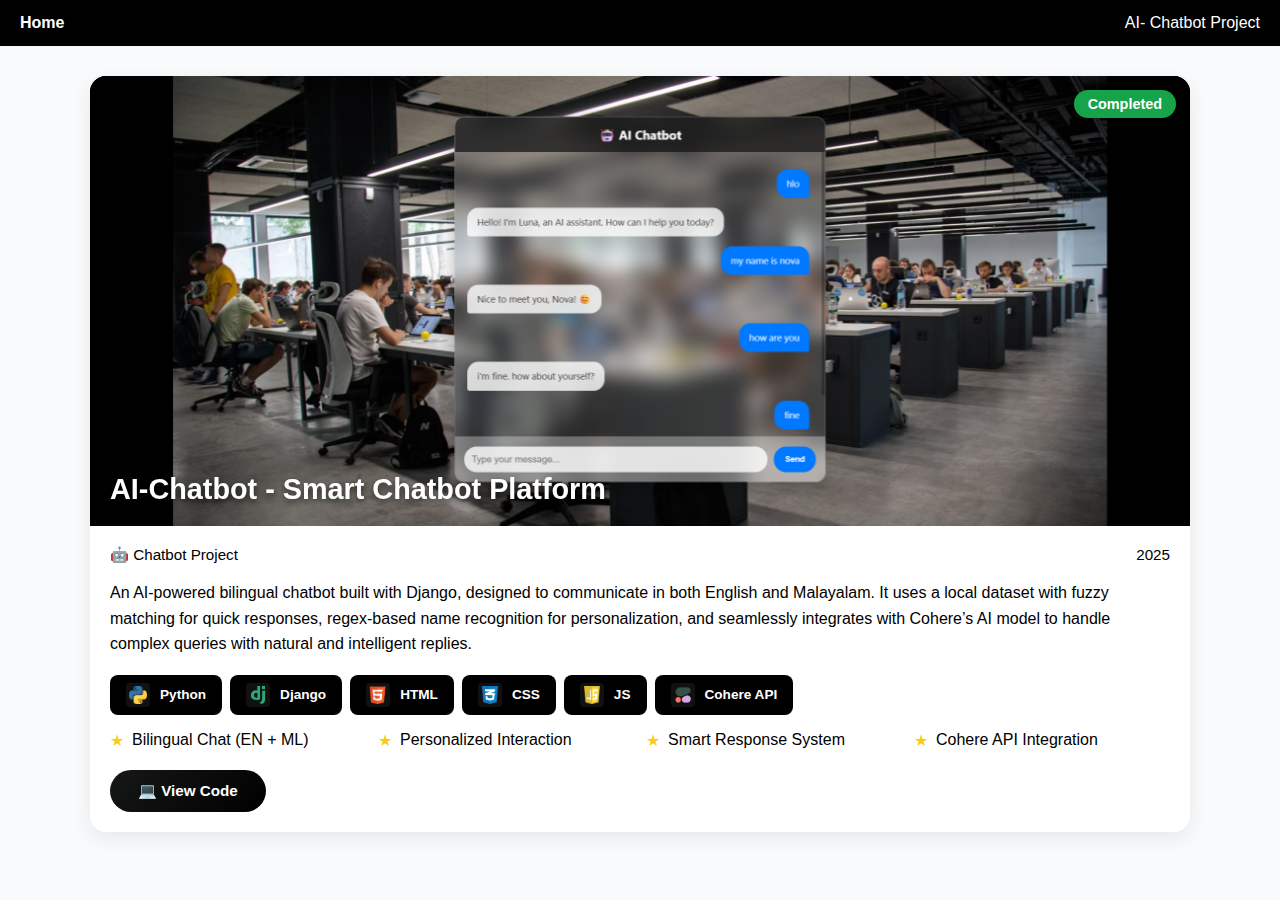
<file: aichatbot.html>
<!DOCTYPE html>
<html lang="en">
<head>
<meta charset="UTF-8" />
<meta name="viewport" content="width=device-width, initial-scale=1" />
<title>AI-AssistCart Project</title>

<style>
  :root{
    --header-bg:#000000;
    --card-bg:#fff;
    --page-bg:#f9fafb;
    --shadow:0 6px 20px rgba(0,0,0,.08);
  }

  /* Base */
  body{
    margin:0;
    font-family:"Segoe UI", Tahoma, sans-serif;
    background:var(--page-bg);
  }

  .home-btn {
  display: inline-flex;
  align-items: center;
  justify-content: center;
  width: 45px;
  height: 45px;
  background: #000;       /* button color */
  color: #fff;            /* icon color */
  font-size: 22px;
  border-radius: 50%;     /* makes it a circle */
  text-decoration: none;
  transition: all 0.3s ease;
  box-shadow: 0 4px 10px rgba(0,0,0,0.3);
  position: fixed;        /* floating bottom-right */
  bottom: 20px;
  right: 20px;
  z-index: 1000;
}

.home-btn:hover {
  background: #007bff;    /* blue on hover */
  transform: scale(1.15); /* zoom effect */
  box-shadow: 0 6px 15px rgba(0,0,0,0.4);
}

  /* Top header (kept) */
  .top-header{
    background:var(--header-bg);
    color:#fff;
    padding:14px 20px;
    display:flex;
    align-items:center;
    justify-content:space-between;
  }
  .top-header a{
    color:#fff;
    text-decoration:none;
    font-weight:600;
    font-size:1rem;
  }
  .top-header a:hover{ text-decoration:underline; }

  /* Card wrapper */
  .wrapper{
    display:flex;
    justify-content:center;
    padding:30px 15px;
  }
  .project-card{
    background:var(--card-bg);
    border-radius:16px;
    box-shadow:var(--shadow);
    max-width:1100px;
    width:100%;
    overflow:hidden;
  }

  /* Slider header (black bg only here) */
  .project-header{
    position:relative;
    overflow:hidden;
    background:#000; /* black only for slider area */
  }

  .project-slider{
    position:relative;
    width:100%;
    height:450px;       /* desktop height */
    background:#000;
  }

  /* Stack slides on top of each other */
  .project-slider img{
    position:absolute;
    inset:0;
    width:100%;
    height:100%;
    object-fit:contain;     /* keep aspect ratio */
    opacity:0;              /* hidden by default */
    transform:scale(1.02);  /* slight in-scale for “appear” */
    transition:
      opacity 480ms ease,
      transform 650ms ease;
    will-change: opacity, transform;
  }

  /* Visible slide */
  .project-slider img.active{
    opacity:1;
    transform:scale(1);     /* settle to 1 */
  }

  /* Zoom-out + fade to black */
  .project-slider img.out{
    opacity:0 !important;
    transform:scale(0.92) !important; /* zoom out */
    transition:
      opacity 450ms ease,
      transform 550ms ease;
  }

  /* Overlay bits */
  .status-badge{
    position:absolute;
    top:14px; right:14px;
    background:#16a34a; color:#fff;
    font-weight:600; font-size:.9rem;
    padding:6px 14px; border-radius:20px;
    z-index:2;
  }
  .project-header h2{
    position:absolute; left:20px; bottom:20px;
    color:#fff; z-index:2;
    font-size:1.8rem; font-weight:700;
    text-shadow:0 3px 6px rgba(0,0,0,.6);
    margin:0;
  }

  /* Content */
  .project-content{ padding:20px; }
  .project-meta{
    display:flex; justify-content:space-between;
    color:#000000; font-size:.95rem; margin-bottom:10px;
  }
  .project-description{
    color:#000000; line-height:1.6; margin-bottom:18px;
  }
  .tech-stack{
    display:flex; flex-wrap:wrap; gap:8px; margin-bottom:16px;
  }
.tech-tag {
  background: #000000;   /* Black background */
  color: #ffffff;        /* White text */
  font-weight: 600;
  font-size: 0.85rem;    
  padding: 8px 16px;     /* More breathing room */
  border-radius: 8px;
  display: flex;
  align-items: center;
  gap: 10px;             /* Extra space between logo + text */
  white-space: nowrap;
  transition: transform 0.3s ease, background 0.3s ease, box-shadow 0.3s ease;
}

.tech-tag img {
  width: 18px;           /* Keep same logo size */
  height: 18px;
  object-fit: contain;
  background: #111111;   /* Background only behind logo */
  border-radius: 4px;
  padding: 3px;          /* Slightly more space inside logo box */
}

/* Hover zoom */
.tech-tag:hover {
  transform: scale(1.15);
  background: #111111;
  box-shadow: 0 4px 12px rgba(0,0,0,0.5);
}



  .features{
    display:grid; grid-template-columns:repeat(auto-fit,minmax(160px,1fr));
    gap:12px; margin-bottom:20px;
  }
  .feature-item{ display:flex; align-items:center; color:#000000; }
  .feature-item::before{ content:"★"; color:#facc15; margin-right:8px; }

  .action-btn{
    display:inline-block;
    background:linear-gradient(135deg,#161717,#000000);
    color:#fff; font-weight:600;
    padding:12px 28px; border-radius:30px;
    text-decoration:none; font-size:.95rem;
    transition:box-shadow .3s ease, transform .2s ease;
  }
  .action-btn:hover{ box-shadow:0 8px 18px rgba(33, 110, 226, 0.4); transform:translateY(-3px); }

  /* Mobile */
  @media (max-width: 768px){
    .project-slider{ height:260px; }
    .project-header h2{ font-size:1.3rem; }
    .project-meta{ flex-direction:column; gap:6px; }
  }

  /* Respect reduced motion */
  @media (prefers-reduced-motion: reduce){
    .project-slider img{ transition:none !important; }
  }
</style>
</head>
<body>

<!-- Top Header -->
<div class="top-header">
<a href="index.html" class="home-link"><i class="fas fa-home"></i> Home</a>

  <span>AI- Chatbot Project</span>
</div>

<div class="wrapper">
  <div class="project-card">
    <!-- Slider header -->
    <div class="project-header">
      <div class="project-slider" id="slider">
        <img src="images/chat1 (1).png" alt="AI AssistCart Screenshot 1" class="active">
        <img src="images/chat1 (2).png" alt="AI AssistCart Screenshot 2">
      </div>
      <div class="status-badge">Completed</div>
      <h2>AI-Chatbot - Smart Chatbot Platform</h2>
    </div>

    <!-- Content -->
    <div class="project-content">
      <div class="project-meta">
        <span>🤖 Chatbot Project</span>
        <span>2025</span>
      </div>

      <p class="project-description">
       An AI-powered bilingual chatbot built with Django, designed to communicate in both English and Malayalam. It uses a local dataset with fuzzy matching for quick responses, regex-based name recognition for personalization, and seamlessly integrates with Cohere’s AI model to handle complex queries with natural and intelligent replies.
      </p>

      <div class="tech-stack">
  <span class="tech-tag">
    <img src="images/python.png" alt="Python Logo">Python
  </span>
  <span class="tech-tag">
    <img src="images/django.png" alt="Django Logo"> Django
  </span>
  <span class="tech-tag">
    <img src="images/html.png" alt="HTML Logo"> HTML
  </span>
  <span class="tech-tag">
    <img src="images/css.png" alt="CSS Logo"> CSS
  </span>
  <span class="tech-tag">
    <img src="images/java.png" alt="JavaScript Logo">JS
  </span>
  <span class="tech-tag">
    <img src="images/COHERE.png" alt="Cohere Logo"> Cohere API
  </span>
</div>


      <div class="features">
        <div class="feature-item">Bilingual Chat (EN + ML)</div>
        <div class="feature-item">Personalized Interaction</div>
        <div class="feature-item">Smart Response System</div>
        <div class="feature-item">Cohere API Integration</div>
      </div>

      <a href="https://github.com/Abhinand2502/AiChatbot" target="_blank" class="action-btn">
        💻 View Code
      </a>
    </div>
  </div>
</div>

<script>
  // Cinematic sequence:
  // show -> zoom out & fade to BLACK -> next fades in
  const slider = document.getElementById('slider');
  const slides = Array.from(slider.querySelectorAll('img'));

  let current = 0;
  const SHOW_TIME   = 2600; // time each slide is fully visible
  const OUT_TIME    = 550;  // zoom-out + fade duration (matches CSS)
  const BLACK_GAP   = 200;  // pure black pause between slides
  const CYCLE_TIME  = SHOW_TIME + OUT_TIME + BLACK_GAP;

  function step(){
    const curr = slides[current];
    const nextIndex = (current + 1) % slides.length;
    const next = slides[nextIndex];

    // 1) Start zoom-out & fade of current
    curr.classList.add('out');     // zoom out + fade
    curr.classList.remove('active');

    // 2) After OUT_TIME + BLACK_GAP, turn on next
    setTimeout(() => {
      // ensure EVERY slide except next is fully hidden
      slides.forEach((img, i) => {
        if(i !== nextIndex){ img.classList.remove('active'); img.classList.remove('out'); }
      });
      next.classList.add('active'); // fade in (bg is black underneath)
      current = nextIndex;
    }, OUT_TIME + BLACK_GAP);
  }

  // Kickoff: ensure first is active
  slides.forEach((img, i) => img.classList.toggle('active', i === 0));

  // Run loop
  setInterval(step, CYCLE_TIME);

  // Optional: pause on hover (desktop)
  let paused = false, hoverTimer;
  slider.addEventListener('mouseenter', () => { paused = true; });
  slider.addEventListener('mouseleave', () => { paused = false; });
  // Replace setInterval with manual loop so hover pause works cleanly
  clearInterval(); // no-op placeholder

  // Manual loop honoring pause
  (function loop(){
    setTimeout(() => {
      if(!paused) step();
      loop();
    }, CYCLE_TIME);
  })();
</script>

</body>
</html>
</file>
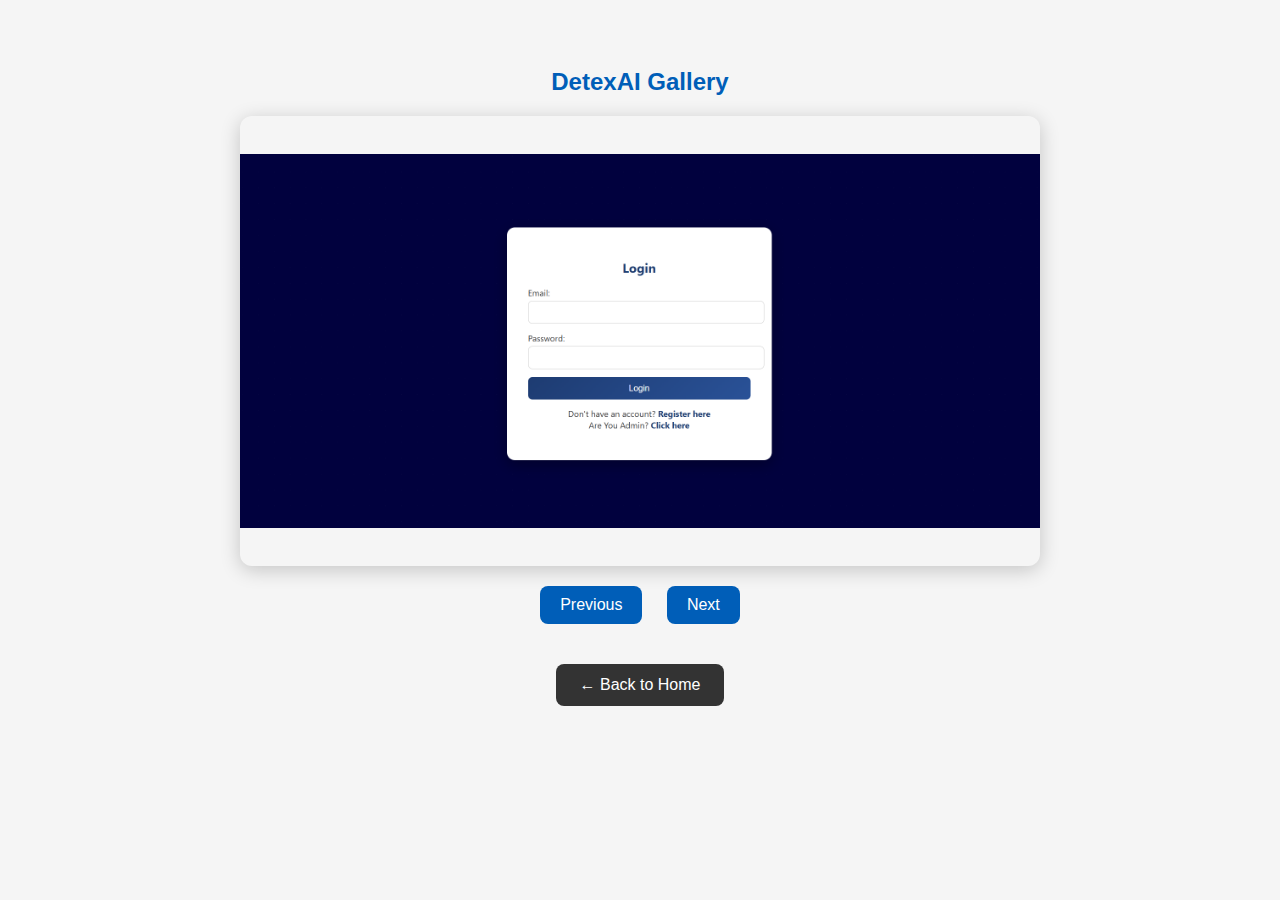
<file: Detexai-image.html>
<!DOCTYPE html>
<html lang="en">
<head>
  <meta charset="UTF-8">
  <title>DetexAI Gallery</title>
  <style>
    body {
      font-family: sans-serif;
      background: #f5f5f5;
      text-align: center;
      padding: 40px;
    }

    h2 {
      color: #005eb8;
    }

    .slider-container {
      width: 80%;
      max-width: 800px;
      margin: 0 auto;
      position: relative;
    }

    .slider {
      position: relative;
      overflow: hidden;
      width: 100%;
      height: 450px;
      border-radius: 12px;
      box-shadow: 0 4px 20px rgba(0, 0, 0, 0.2);
    }

    .slides {
      display: flex;
      transition: transform 0.5s ease-in-out;
    }

    .slides img {
      width: 100%;
      height: 450px;
      object-fit: contain;
      flex-shrink: 0;
    }

    .navigation {
      margin-top: 20px;
    }

    .navigation button {
      padding: 10px 20px;
      margin: 0 10px;
      font-size: 16px;
      background: #005eb8;
      color: white;
      border: none;
      border-radius: 8px;
      cursor: pointer;
    }

    .back-home {
      margin-top: 40px;
      display: inline-block;
      padding: 12px 24px;
      background-color: #333;
      color: #fff;
      text-decoration: none;
      border-radius: 8px;
    }
  </style>
</head>
<body>

  <h2>DetexAI Gallery</h2>

  <div class="slider-container">
    <div class="slider">
      <div class="slides" id="slides">
        <img src="images/TLOGIN (1).png" alt="AI AssistCart Demo 1">
        <img src="images/THOME.png" alt="AI AssistCart Demo 2">
        <img src="images/TPROF.png" alt="AI AssistCart Demo 3">
        <img src="images/TUPLOAD.png" alt="AI AssistCart Demo 4">
        <img src="images/TRESULT.png" alt="AI AssistCart Demo 5">
        <img src="images/TRESULT1.png" alt="AI AssistCart Demo 6">
        <img src="images/THIST.png" alt="AI AssistCart Demo 7">
        <img src="images/THIST2.png" alt="AI AssistCart Demo 8">
        <img src="images/TCOM.png" alt="AI AssistCart Demo 9">
        <img src="images/ALOG.png" alt="AI AssistCart Demo 10">
        <img src="images/AHOME.png" alt="AI AssistCart Demo 11">
        <img src="images/AUSER.png" alt="AI AssistCart Demo 12">
        <img src="images/AHIST.png" alt="AI AssistCart Demo 13">
        <img src="images/ACOMP.png" alt="AI AssistCart Demo 14">
        
      </div>
    </div>

    <div class="navigation">
      <button onclick="prev()">Previous</button>
      <button onclick="next()">Next</button>
    </div>
  </div>

  <a href="index.html" class="back-home">← Back to Home</a>

  <script>
    let currentIndex = 0;
    const slides = document.getElementById('slides');
    const totalSlides = slides.children.length;

    function updateSlide() {
      slides.style.transform = `translateX(-${currentIndex * 100}%)`;
    }

    function next() {
      currentIndex = (currentIndex + 1) % totalSlides;
      updateSlide();
    }

    function prev() {
      currentIndex = (currentIndex - 1 + totalSlides) % totalSlides;
      updateSlide();
    }
  </script>

</body>
</html>
</file>
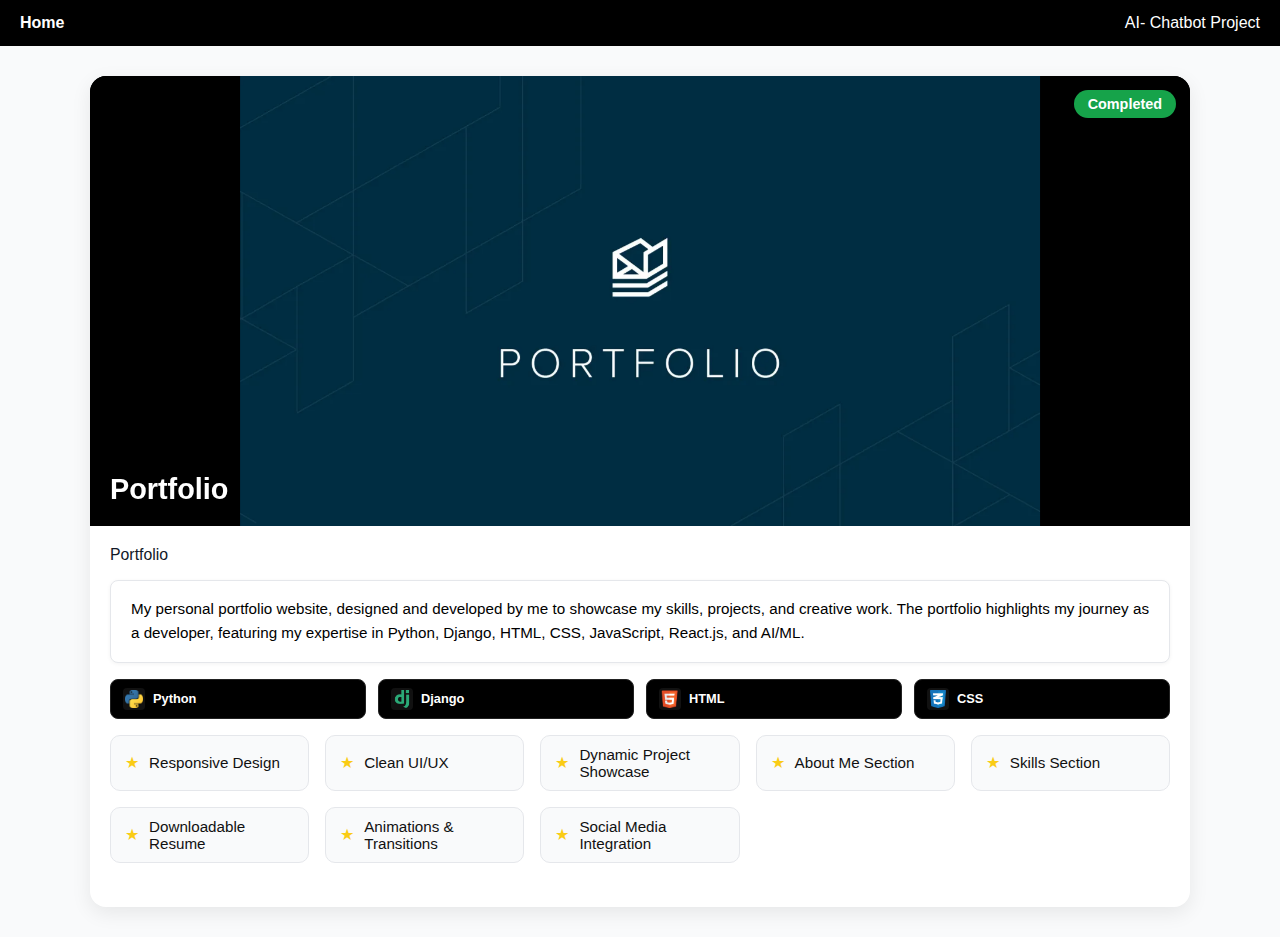
<file: porto.html>
<!DOCTYPE html>
<html lang="en">
<head>
<meta charset="UTF-8" />
<meta name="viewport" content="width=device-width, initial-scale=1" />
<title>Portfolio</title>

<style>
  :root{
    --header-bg:#000000;
    --card-bg:#fff;
    --page-bg:#f9fafb;
    --shadow:0 6px 20px rgba(0,0,0,.08);
  }

  /* Base */
  body{
    margin:0;
    font-family:"Segoe UI", Tahoma, sans-serif;
    background:var(--page-bg);
  }

  .home-btn {
  display: inline-flex;
  align-items: center;
  justify-content: center;
  width: 45px;
  height: 45px;
  background: #000;       /* button color */
  color: #fff;            /* icon color */
  font-size: 22px;
  border-radius: 50%;     /* makes it a circle */
  text-decoration: none;
  transition: all 0.3s ease;
  box-shadow: 0 4px 10px rgba(0,0,0,0.3);
  position: fixed;        /* floating bottom-right */
  bottom: 20px;
  right: 20px;
  z-index: 1000;
}

.home-btn:hover {
  background: #007bff;    /* blue on hover */
  transform: scale(1.15); /* zoom effect */
  box-shadow: 0 6px 15px rgba(0,0,0,0.4);
}

  /* Top header (kept) */
  .top-header{
    background:var(--header-bg);
    color:#fff;
    padding:14px 20px;
    display:flex;
    align-items:center;
    justify-content:space-between;
  }
  .top-header a{
    color:#fff;
    text-decoration:none;
    font-weight:600;
    font-size:1rem;
  }
  .top-header a:hover{ text-decoration:underline; }

  /* Card wrapper */
  .wrapper{
    display:flex;
    justify-content:center;
    padding:30px 15px;
  }
  .project-card{
    background:var(--card-bg);
    border-radius:16px;
    box-shadow:var(--shadow);
    max-width:1100px;
    width:100%;
    overflow:hidden;
  }

  /* Slider header (black bg only here) */
  .project-header{
    position:relative;
    overflow:hidden;
    background:#000; /* black only for slider area */
  }

  .project-slider{
    position:relative;
    width:100%;
    height:450px;       /* desktop height */
    background:#000;
  }

  /* Stack slides on top of each other */
  .project-slider img{
    position:absolute;
    inset:0;
    width:100%;
    height:100%;
    object-fit:contain;     /* keep aspect ratio */
    opacity:0;              /* hidden by default */
    transform:scale(1.02);  /* slight in-scale for “appear” */
    transition:
      opacity 480ms ease,
      transform 650ms ease;
    will-change: opacity, transform;
  }

  /* Visible slide */
  .project-slider img.active{
    opacity:1;
    transform:scale(1);     /* settle to 1 */
  }

  /* Zoom-out + fade to black */
  .project-slider img.out{
    opacity:0 !important;
    transform:scale(0.92) !important; /* zoom out */
    transition:
      opacity 450ms ease,
      transform 550ms ease;
  }

  /* Overlay bits */
  .status-badge{
    position:absolute;
    top:14px; right:14px;
    background:#16a34a; color:#fff;
    font-weight:600; font-size:.9rem;
    padding:6px 14px; border-radius:20px;
    z-index:2;
  }
  .project-header h2{
    position:absolute; left:20px; bottom:20px;
    color:#fff; z-index:2;
    font-size:1.8rem; font-weight:700;
    text-shadow:0 3px 6px rgba(0,0,0,.6);
    margin:0;
  }

  /* Content */
  .project-content{ padding:20px; }
  .project-meta {
  display: flex;
  justify-content: space-between; /* one left, one right */
  align-items: center;
  font-size: 0.99rem;
  font-weight: 500;
  color: #111827;
  margin-bottom: 12px;
  width: 100%;
  flex-wrap: nowrap; /* prevent wrapping to next line */
}
.project-description {
  color: #000000;
  font-size: 0.95rem;
  line-height: 1.6;
  margin: 16px 0;
  width: 100%;
  padding: 16px 20px;
  background: #ffffff;
  border: 1px solid #e5e7eb;
  border-radius: 8px;
  box-shadow: 0 1px 4px rgba(0,0,0,0.05);
  text-align: justify;
  word-wrap: break-word;       /* breaks long words */
  overflow-wrap: break-word;   /* modern support */
  box-sizing: border-box;
}

/* Mobile optimization */
@media (max-width: 768px) {
  .project-description {
    font-size: 1.1rem;        /* slightly smaller for readability */
    text-align: left;         /* avoid weird big spacing */
    padding: 14px 16px;
  }
}

  .tech-stack{
    display:flex; flex-wrap:wrap; gap:8px; margin-bottom:16px;
  }
.tech-stack {
  display: grid;
  grid-template-columns: repeat(auto-fit, minmax(140px, 1fr));
  gap: 12px;
}

.tech-tag {
  background: #000000;        /* Black background */
  color: #ffffff;             /* White text */
  font-weight: 600;
  font-size: 0.8rem;
  padding: 8px 12px;
  border-radius: 8px;
  display: flex;
  align-items: center;
  gap: 8px;
  white-space: nowrap;
  transition: transform 0.25s ease, box-shadow 0.25s ease, background 0.25s ease;
  border: 1px solid #222;     /* Subtle border */
}

.tech-tag img {
  width: 18px;
  height: 18px;
  object-fit: contain;
  background: #111111;        /* Dark square behind logo */
  border-radius: 4px;
  padding: 2px;
}

/* Hover effect */
.tech-tag:hover {
  transform: translateY(-2px) scale(1.08);
  background: #111111;
  box-shadow: 0 4px 10px rgba(0,0,0,0.4);
}

/* Mobile view → 2 columns */
@media (max-width: 600px) {
  .tech-stack {
    grid-template-columns: repeat(2, 1fr);
  }
}

.features {
  display: grid;
  grid-template-columns: repeat(auto-fit, minmax(180px, 1fr));
  gap: 16px;
  margin-bottom: 24px;
}

.feature-item {
  display: flex;
  align-items: center;
  padding: 10px 14px;
  background: #f9fafb;         /* Light background */
  border: 1px solid #e5e7eb;   /* Soft border */
  border-radius: 10px;
  color: #111111;
  font-size: 0.95rem;
  font-weight: 500;
  transition: transform 0.2s ease, box-shadow 0.2s ease;
}

.feature-item::before {
  content: "★";
  color: #facc15;   /* Gold star */
  font-size: 1rem;
  margin-right: 10px;
}

.feature-item:hover {
  transform: translateY(-3px);
  box-shadow: 0 4px 12px rgba(0,0,0,0.08);
  background: #ffffff;
}


  .action-btn {
  display: inline-block;
  background: #000000;     /* Solid black */
  color: #ffffff;          /* White text */
  font-weight: 600;
  padding: 10px 22px;      /* Balanced spacing */
  border-radius: 8px;      /* Matches tech-tag rounded corners */
  text-decoration: none;
  font-size: 0.9rem;
  transition: transform 0.25s ease, box-shadow 0.3s ease, background 0.3s ease;
  border: 1px solid #111;  /* Subtle border */
}

.action-btn:hover {
  transform: translateY(-2px) scale(1.05);
  background: #111111;     /* Slightly lighter hover */
  box-shadow: 0 4px 12px rgba(0,0,0,0.4);
}

  /* Mobile */
  @media (max-width: 768px){
    .project-slider{ height:260px; }
    .project-header h2{ font-size:1.3rem; }
    .project-meta{ flex-direction:column; gap:6px; }
  }

  /* Respect reduced motion */
  @media (prefers-reduced-motion: reduce){
    .project-slider img{ transition:none !important; }
  }
</style>
</head>
<body>

<!-- Top Header -->
<div class="top-header">
<a href="index.html" class="home-link"><i class="fas fa-home"></i> Home</a>

  <span>AI- Chatbot Project</span>
</div>

<div class="wrapper">
  <div class="project-card">
    <!-- Slider header -->
    <div class="project-header">
      <div class="project-slider" id="slider">
        <img src="images/portoooo.png" alt="AI AssistCart Screenshot 1" class="active">
        <img src="images/portoooo.png" alt="AI AssistCart Screenshot 2">
      </div>
      <div class="status-badge">Completed</div>
      <h2>Portfolio</h2>
    </div>

    <!-- Content -->
    <div class="project-content">
      <div class="project-meta">
        <span>Portfolio</span>
      </div>

      <p class="project-description">
       My personal portfolio website, designed and developed by me to showcase my skills, projects, and creative work. The portfolio highlights my journey as a developer, featuring my expertise in Python, Django, HTML, CSS, JavaScript, React.js, and AI/ML.

      <div class="tech-stack">
  <span class="tech-tag">
    <img src="images/python.png" alt="Python Logo">Python
  </span>
  <span class="tech-tag">
    <img src="images/django.png" alt="Django Logo"> Django
  </span>
  <span class="tech-tag">
    <img src="images/html.png" alt="HTML Logo"> HTML
  </span>
  <span class="tech-tag">
    <img src="images/css.png" alt="CSS Logo"> CSS
  </span>
</div>

<div class="features">
        <div class="feature-item">Responsive Design</div>
        <div class="feature-item">Clean UI/UX</div>
        <div class="feature-item">Dynamic Project Showcase</div>
        <div class="feature-item">About Me Section</div>
        <div class="feature-item">Skills Section</div>
        <div class="feature-item">Downloadable Resume</div>
        <div class="feature-item">Animations & Transitions</div>
        <div class="feature-item">Social Media Integration</div>
      </div>
    </div>
  </div>
</div>

<script>
  // Cinematic sequence:
  // show -> zoom out & fade to BLACK -> next fades in
  const slider = document.getElementById('slider');
  const slides = Array.from(slider.querySelectorAll('img'));

  let current = 0;
  const SHOW_TIME   = 2600; // time each slide is fully visible
  const OUT_TIME    = 550;  // zoom-out + fade duration (matches CSS)
  const BLACK_GAP   = 200;  // pure black pause between slides
  const CYCLE_TIME  = SHOW_TIME + OUT_TIME + BLACK_GAP;

  function step(){
    const curr = slides[current];
    const nextIndex = (current + 1) % slides.length;
    const next = slides[nextIndex];

    // 1) Start zoom-out & fade of current
    curr.classList.add('out');     // zoom out + fade
    curr.classList.remove('active');

    // 2) After OUT_TIME + BLACK_GAP, turn on next
    setTimeout(() => {
      // ensure EVERY slide except next is fully hidden
      slides.forEach((img, i) => {
        if(i !== nextIndex){ img.classList.remove('active'); img.classList.remove('out'); }
      });
      next.classList.add('active'); // fade in (bg is black underneath)
      current = nextIndex;
    }, OUT_TIME + BLACK_GAP);
  }

  // Kickoff: ensure first is active
  slides.forEach((img, i) => img.classList.toggle('active', i === 0));

  // Run loop
  setInterval(step, CYCLE_TIME);

  // Optional: pause on hover (desktop)
  let paused = false, hoverTimer;
  slider.addEventListener('mouseenter', () => { paused = true; });
  slider.addEventListener('mouseleave', () => { paused = false; });
  // Replace setInterval with manual loop so hover pause works cleanly
  clearInterval(); // no-op placeholder

  // Manual loop honoring pause
  (function loop(){
    setTimeout(() => {
      if(!paused) step();
      loop();
    }, CYCLE_TIME);
  })();
</script>

</body>
</html>
</file>
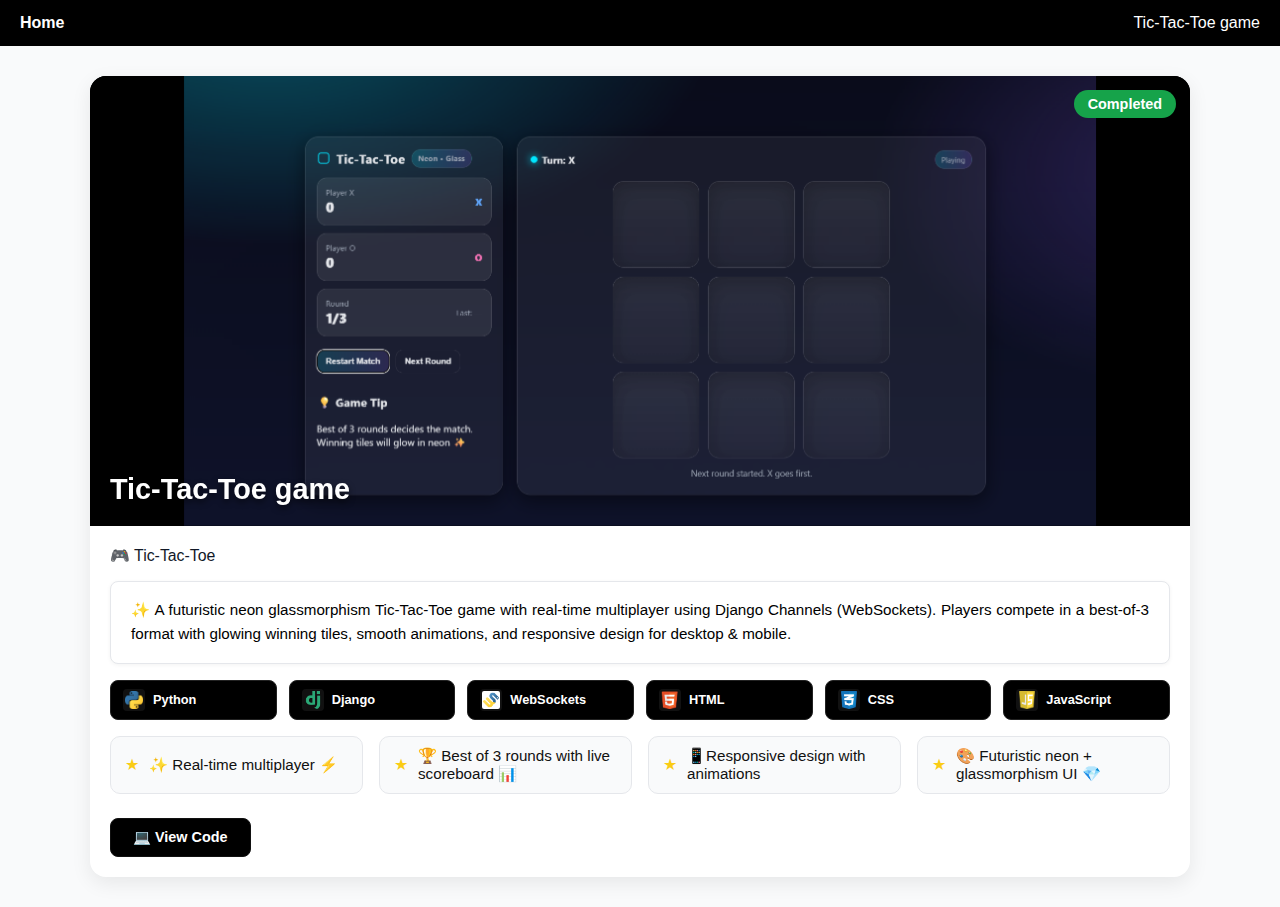
<file: tictac.html>
<!DOCTYPE html>
<html lang="en">
<head>
<meta charset="UTF-8" />
<meta name="viewport" content="width=device-width, initial-scale=1" />
<title>Tic-Tac-Toe game</title>

<style>
  :root{
    --header-bg:#000000;
    --card-bg:#fff;
    --page-bg:#f9fafb;
    --shadow:0 6px 20px rgba(0,0,0,.08);
  }

  /* Base */
  body{
    margin:0;
    font-family:"Segoe UI", Tahoma, sans-serif;
    background:var(--page-bg);
  }

  .home-btn {
  display: inline-flex;
  align-items: center;
  justify-content: center;
  width: 45px;
  height: 45px;
  background: #000;       /* button color */
  color: #fff;            /* icon color */
  font-size: 22px;
  border-radius: 50%;     /* makes it a circle */
  text-decoration: none;
  transition: all 0.3s ease;
  box-shadow: 0 4px 10px rgba(0,0,0,0.3);
  position: fixed;        /* floating bottom-right */
  bottom: 20px;
  right: 20px;
  z-index: 1000;
}

.home-btn:hover {
  background: #007bff;    /* blue on hover */
  transform: scale(1.15); /* zoom effect */
  box-shadow: 0 6px 15px rgba(0,0,0,0.4);
}

  /* Top header (kept) */
  .top-header{
    background:var(--header-bg);
    color:#fff;
    padding:14px 20px;
    display:flex;
    align-items:center;
    justify-content:space-between;
  }
  .top-header a{
    color:#fff;
    text-decoration:none;
    font-weight:600;
    font-size:1rem;
  }
  .top-header a:hover{ text-decoration:underline; }

  /* Card wrapper */
  .wrapper{
    display:flex;
    justify-content:center;
    padding:30px 15px;
  }
  .project-card{
    background:var(--card-bg);
    border-radius:16px;
    box-shadow:var(--shadow);
    max-width:1100px;
    width:100%;
    overflow:hidden;
  }

  /* Slider header (black bg only here) */
  .project-header{
    position:relative;
    overflow:hidden;
    background:#000; /* black only for slider area */
  }

  .project-slider{
    position:relative;
    width:100%;
    height:450px;       /* desktop height */
    background:#000;
  }

  /* Stack slides on top of each other */
  .project-slider img{
    position:absolute;
    inset:0;
    width:100%;
    height:100%;
    object-fit:contain;     /* keep aspect ratio */
    opacity:0;              /* hidden by default */
    transform:scale(1.02);  /* slight in-scale for “appear” */
    transition:
      opacity 480ms ease,
      transform 650ms ease;
    will-change: opacity, transform;
  }

  /* Visible slide */
  .project-slider img.active{
    opacity:1;
    transform:scale(1);     /* settle to 1 */
  }

  /* Zoom-out + fade to black */
  .project-slider img.out{
    opacity:0 !important;
    transform:scale(0.92) !important; /* zoom out */
    transition:
      opacity 450ms ease,
      transform 550ms ease;
  }

  /* Overlay bits */
  .status-badge{
    position:absolute;
    top:14px; right:14px;
    background:#16a34a; color:#fff;
    font-weight:600; font-size:.9rem;
    padding:6px 14px; border-radius:20px;
    z-index:2;
  }
  .project-header h2{
    position:absolute; left:20px; bottom:20px;
    color:#fff; z-index:2;
    font-size:1.8rem; font-weight:700;
    text-shadow:0 3px 6px rgba(0,0,0,.6);
    margin:0;
  }

  /* Content */
  .project-content{ padding:20px; }
  .project-meta {
  display: flex;
  justify-content: space-between; /* one left, one right */
  align-items: center;
  font-size: 0.99rem;
  font-weight: 500;
  color: #111827;
  margin-bottom: 12px;
  width: 100%;
  flex-wrap: nowrap; /* prevent wrapping to next line */
}
.project-description {
  color: #000000;
  font-size: 0.95rem;
  line-height: 1.6;
  margin: 16px 0;
  width: 100%;
  padding: 16px 20px;
  background: #ffffff;
  border: 1px solid #e5e7eb;
  border-radius: 8px;
  box-shadow: 0 1px 4px rgba(0,0,0,0.05);
  text-align: justify;
  word-wrap: break-word;       /* breaks long words */
  overflow-wrap: break-word;   /* modern support */
  box-sizing: border-box;
}

/* Mobile optimization */
@media (max-width: 768px) {
  .project-description {
    font-size: 1.1rem;        /* slightly smaller for readability */
    text-align: left;         /* avoid weird big spacing */
    padding: 14px 16px;
  }
}

  .tech-stack{
    display:flex; flex-wrap:wrap; gap:8px; margin-bottom:16px;
  }
.tech-stack {
  display: grid;
  grid-template-columns: repeat(auto-fit, minmax(140px, 1fr));
  gap: 12px;
}

.tech-tag {
  background: #000000;        /* Black background */
  color: #ffffff;             /* White text */
  font-weight: 600;
  font-size: 0.8rem;
  padding: 8px 12px;
  border-radius: 8px;
  display: flex;
  align-items: center;
  gap: 8px;
  white-space: nowrap;
  transition: transform 0.25s ease, box-shadow 0.25s ease, background 0.25s ease;
  border: 1px solid #222;     /* Subtle border */
}

.tech-tag img {
  width: 18px;
  height: 18px;
  object-fit: contain;
  background: #111111;        /* Dark square behind logo */
  border-radius: 4px;
  padding: 2px;
}

/* Hover effect */
.tech-tag:hover {
  transform: translateY(-2px) scale(1.08);
  background: #111111;
  box-shadow: 0 4px 10px rgba(0,0,0,0.4);
}

/* Mobile view → 2 columns */
@media (max-width: 600px) {
  .tech-stack {
    grid-template-columns: repeat(2, 1fr);
  }
}

.features {
  display: grid;
  grid-template-columns: repeat(auto-fit, minmax(180px, 1fr));
  gap: 16px;
  margin-bottom: 24px;
}

.feature-item {
  display: flex;
  align-items: center;
  padding: 10px 14px;
  background: #f9fafb;         /* Light background */
  border: 1px solid #e5e7eb;   /* Soft border */
  border-radius: 10px;
  color: #111111;
  font-size: 0.95rem;
  font-weight: 500;
  transition: transform 0.2s ease, box-shadow 0.2s ease;
}

.feature-item::before {
  content: "★";
  color: #facc15;   /* Gold star */
  font-size: 1rem;
  margin-right: 10px;
}

.feature-item:hover {
  transform: translateY(-3px);
  box-shadow: 0 4px 12px rgba(0,0,0,0.08);
  background: #ffffff;
}


  .action-btn {
  display: inline-block;
  background: #000000;     /* Solid black */
  color: #ffffff;          /* White text */
  font-weight: 600;
  padding: 10px 22px;      /* Balanced spacing */
  border-radius: 8px;      /* Matches tech-tag rounded corners */
  text-decoration: none;
  font-size: 0.9rem;
  transition: transform 0.25s ease, box-shadow 0.3s ease, background 0.3s ease;
  border: 1px solid #111;  /* Subtle border */
}

.action-btn:hover {
  transform: translateY(-2px) scale(1.05);
  background: #111111;     /* Slightly lighter hover */
  box-shadow: 0 4px 12px rgba(0,0,0,0.4);
}

  /* Mobile */
  @media (max-width: 768px){
    .project-slider{ height:260px; }
    .project-header h2{ font-size:1.3rem; }
    .project-meta{ flex-direction:column; gap:6px; }
  }

  /* Respect reduced motion */
  @media (prefers-reduced-motion: reduce){
    .project-slider img{ transition:none !important; }
  }
</style>
</head>
<body>

<!-- Top Header -->
<div class="top-header">
<a href="index.html" class="home-link"><i class="fas fa-home"></i> Home</a>

  <span>Tic-Tac-Toe game</span>
</div>

<div class="wrapper">
  <div class="project-card">
    <!-- Slider header -->
    <div class="project-header">
      <div class="project-slider" id="slider">
        <img src="assets/tic (2).png" alt="AI AssistCart Screenshot 1" class="active">
        <img src="assets/tic (3).png" alt="AI AssistCart Screenshot 2">
        <img src="assets/tic (1).png" alt="AI AssistCart Screenshot 2">
      </div>
      <div class="status-badge">Completed</div>
      <h2>Tic-Tac-Toe game</h2>
    </div>

    <!-- Content -->
    <div class="project-content">
      <div class="project-meta">
        <span>🎮 Tic-Tac-Toe  </span>
      </div>

      <p class="project-description">
      ✨ A futuristic neon glassmorphism Tic-Tac-Toe game with real-time multiplayer using Django Channels (WebSockets). Players compete in a best-of-3 format with glowing winning tiles, smooth animations, and responsive design for desktop & mobile.
      </p>

      <div class="tech-stack">
  <span class="tech-tag">
    <img src="images/python.png" alt="Python Logo">Python
  </span>
  <span class="tech-tag">
    <img src="images/django.png" alt="Django Logo"> Django
  </span>
  <span class="tech-tag">
    <img src="images/websocket.png" alt="JavaScript Logo"> WebSockets
  </span>
  <span class="tech-tag">
    <img src="images/html.png" alt="HTML Logo"> HTML
  </span>
  <span class="tech-tag">
    <img src="images/css.png" alt="CSS Logo"> CSS
  </span>
  <span class="tech-tag">
    <img src="images/java.png" alt="JavaScript Logo">JavaScript
  </span>
</div>


      <div class="features">
        <div class="feature-item">✨ Real-time multiplayer ⚡</div>
        <div class="feature-item">🏆 Best of 3 rounds with live scoreboard 📊</div>
        <div class="feature-item">📱Responsive design with animations</div>
        <div class="feature-item">🎨 Futuristic neon + glassmorphism UI 💎</div>
      </div>

      <a href="https://github.com/Abhinand2502/tic_tac_toe" target="_blank" class="action-btn">
        💻 View Code
      </a>
    </div>
  </div>
</div>

<script>
  // Cinematic sequence:
  // show -> zoom out & fade to BLACK -> next fades in
  const slider = document.getElementById('slider');
  const slides = Array.from(slider.querySelectorAll('img'));

  let current = 0;
  const SHOW_TIME   = 2600; // time each slide is fully visible
  const OUT_TIME    = 550;  // zoom-out + fade duration (matches CSS)
  const BLACK_GAP   = 200;  // pure black pause between slides
  const CYCLE_TIME  = SHOW_TIME + OUT_TIME + BLACK_GAP;

  function step(){
    const curr = slides[current];
    const nextIndex = (current + 1) % slides.length;
    const next = slides[nextIndex];

    // 1) Start zoom-out & fade of current
    curr.classList.add('out');     // zoom out + fade
    curr.classList.remove('active');

    // 2) After OUT_TIME + BLACK_GAP, turn on next
    setTimeout(() => {
      // ensure EVERY slide except next is fully hidden
      slides.forEach((img, i) => {
        if(i !== nextIndex){ img.classList.remove('active'); img.classList.remove('out'); }
      });
      next.classList.add('active'); // fade in (bg is black underneath)
      current = nextIndex;
    }, OUT_TIME + BLACK_GAP);
  }

  // Kickoff: ensure first is active
  slides.forEach((img, i) => img.classList.toggle('active', i === 0));

  // Run loop
  setInterval(step, CYCLE_TIME);

  // Optional: pause on hover (desktop)
  let paused = false, hoverTimer;
  slider.addEventListener('mouseenter', () => { paused = true; });
  slider.addEventListener('mouseleave', () => { paused = false; });
  // Replace setInterval with manual loop so hover pause works cleanly
  clearInterval(); // no-op placeholder

  // Manual loop honoring pause
  (function loop(){
    setTimeout(() => {
      if(!paused) step();
      loop();
    }, CYCLE_TIME);
  })();
</script>

</body>
</html>
</file>
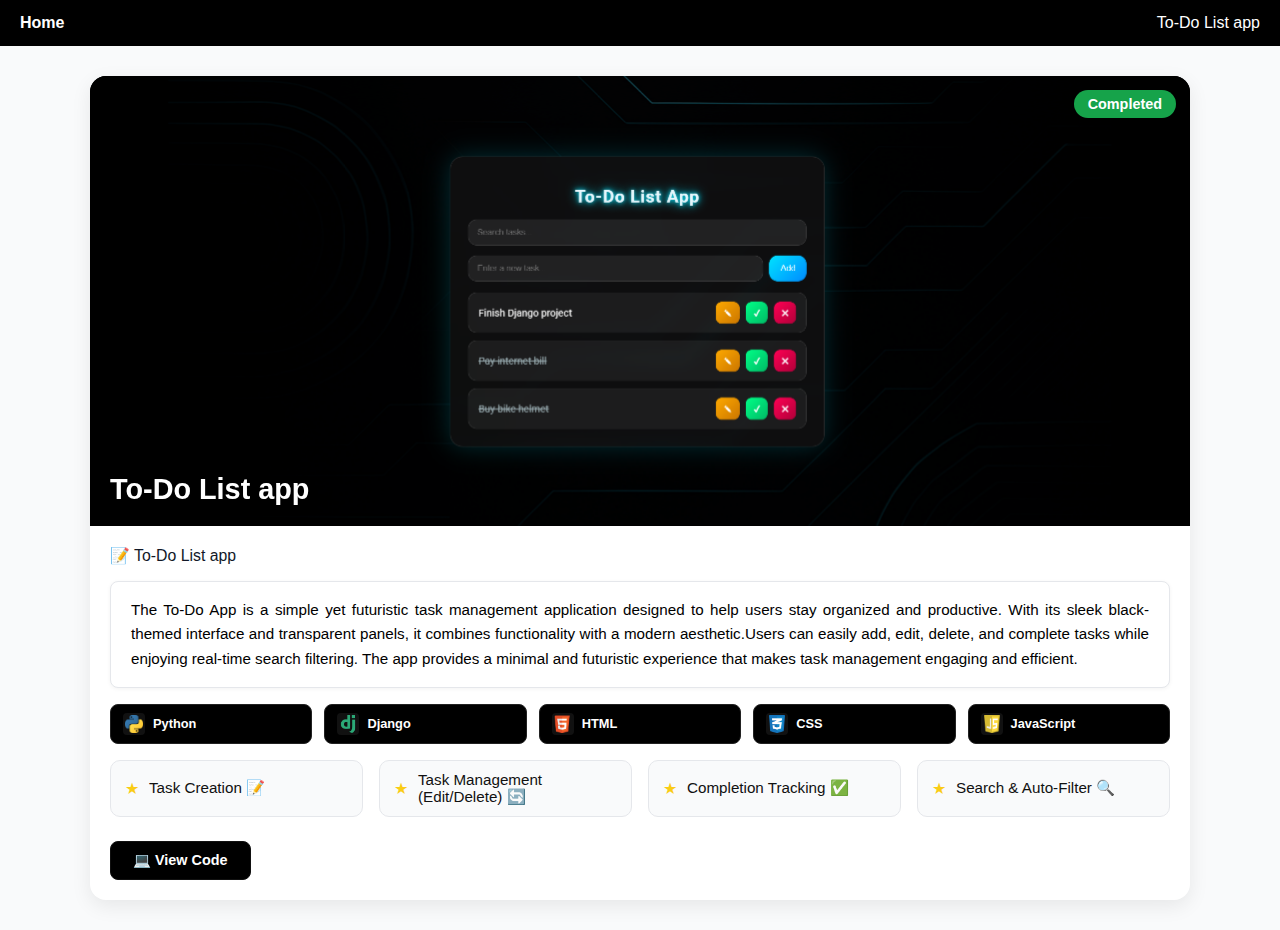
<file: to_do.html>
<!DOCTYPE html>
<html lang="en">
<head>
<meta charset="UTF-8" />
<meta name="viewport" content="width=device-width, initial-scale=1" />
<title>To-Do List app</title>

<style>
  :root{
    --header-bg:#000000;
    --card-bg:#fff;
    --page-bg:#f9fafb;
    --shadow:0 6px 20px rgba(0,0,0,.08);
  }

  /* Base */
  body{
    margin:0;
    font-family:"Segoe UI", Tahoma, sans-serif;
    background:var(--page-bg);
  }

  .home-btn {
  display: inline-flex;
  align-items: center;
  justify-content: center;
  width: 45px;
  height: 45px;
  background: #000;       /* button color */
  color: #fff;            /* icon color */
  font-size: 22px;
  border-radius: 50%;     /* makes it a circle */
  text-decoration: none;
  transition: all 0.3s ease;
  box-shadow: 0 4px 10px rgba(0,0,0,0.3);
  position: fixed;        /* floating bottom-right */
  bottom: 20px;
  right: 20px;
  z-index: 1000;
}

.home-btn:hover {
  background: #007bff;    /* blue on hover */
  transform: scale(1.15); /* zoom effect */
  box-shadow: 0 6px 15px rgba(0,0,0,0.4);
}

  /* Top header (kept) */
  .top-header{
    background:var(--header-bg);
    color:#fff;
    padding:14px 20px;
    display:flex;
    align-items:center;
    justify-content:space-between;
  }
  .top-header a{
    color:#fff;
    text-decoration:none;
    font-weight:600;
    font-size:1rem;
  }
  .top-header a:hover{ text-decoration:underline; }

  /* Card wrapper */
  .wrapper{
    display:flex;
    justify-content:center;
    padding:30px 15px;
  }
  .project-card{
    background:var(--card-bg);
    border-radius:16px;
    box-shadow:var(--shadow);
    max-width:1100px;
    width:100%;
    overflow:hidden;
  }

  /* Slider header (black bg only here) */
  .project-header{
    position:relative;
    overflow:hidden;
    background:#000; /* black only for slider area */
  }

  .project-slider{
    position:relative;
    width:100%;
    height:450px;       /* desktop height */
    background:#000;
  }

  /* Stack slides on top of each other */
  .project-slider img{
    position:absolute;
    inset:0;
    width:100%;
    height:100%;
    object-fit:contain;     /* keep aspect ratio */
    opacity:0;              /* hidden by default */
    transform:scale(1.02);  /* slight in-scale for “appear” */
    transition:
      opacity 480ms ease,
      transform 650ms ease;
    will-change: opacity, transform;
  }

  /* Visible slide */
  .project-slider img.active{
    opacity:1;
    transform:scale(1);     /* settle to 1 */
  }

  /* Zoom-out + fade to black */
  .project-slider img.out{
    opacity:0 !important;
    transform:scale(0.92) !important; /* zoom out */
    transition:
      opacity 450ms ease,
      transform 550ms ease;
  }

  /* Overlay bits */
  .status-badge{
    position:absolute;
    top:14px; right:14px;
    background:#16a34a; color:#fff;
    font-weight:600; font-size:.9rem;
    padding:6px 14px; border-radius:20px;
    z-index:2;
  }
  .project-header h2{
    position:absolute; left:20px; bottom:20px;
    color:#fff; z-index:2;
    font-size:1.8rem; font-weight:700;
    text-shadow:0 3px 6px rgba(0,0,0,.6);
    margin:0;
  }

  /* Content */
  .project-content{ padding:20px; }
  .project-meta {
  display: flex;
  justify-content: space-between; /* one left, one right */
  align-items: center;
  font-size: 0.99rem;
  font-weight: 500;
  color: #111827;
  margin-bottom: 12px;
  width: 100%;
  flex-wrap: nowrap; /* prevent wrapping to next line */
}
.project-description {
  color: #000000;
  font-size: 0.95rem;
  line-height: 1.6;
  margin: 16px 0;
  width: 100%;
  padding: 16px 20px;
  background: #ffffff;
  border: 1px solid #e5e7eb;
  border-radius: 8px;
  box-shadow: 0 1px 4px rgba(0,0,0,0.05);
  text-align: justify;
  word-wrap: break-word;       /* breaks long words */
  overflow-wrap: break-word;   /* modern support */
  box-sizing: border-box;
}

/* Mobile optimization */
@media (max-width: 768px) {
  .project-description {
    font-size: 1.1rem;        /* slightly smaller for readability */
    text-align: left;         /* avoid weird big spacing */
    padding: 14px 16px;
  }
}

  .tech-stack{
    display:flex; flex-wrap:wrap; gap:8px; margin-bottom:16px;
  }
.tech-stack {
  display: grid;
  grid-template-columns: repeat(auto-fit, minmax(140px, 1fr));
  gap: 12px;
}

.tech-tag {
  background: #000000;        /* Black background */
  color: #ffffff;             /* White text */
  font-weight: 600;
  font-size: 0.8rem;
  padding: 8px 12px;
  border-radius: 8px;
  display: flex;
  align-items: center;
  gap: 8px;
  white-space: nowrap;
  transition: transform 0.25s ease, box-shadow 0.25s ease, background 0.25s ease;
  border: 1px solid #222;     /* Subtle border */
}

.tech-tag img {
  width: 18px;
  height: 18px;
  object-fit: contain;
  background: #111111;        /* Dark square behind logo */
  border-radius: 4px;
  padding: 2px;
}

/* Hover effect */
.tech-tag:hover {
  transform: translateY(-2px) scale(1.08);
  background: #111111;
  box-shadow: 0 4px 10px rgba(0,0,0,0.4);
}

/* Mobile view → 2 columns */
@media (max-width: 600px) {
  .tech-stack {
    grid-template-columns: repeat(2, 1fr);
  }
}

.features {
  display: grid;
  grid-template-columns: repeat(auto-fit, minmax(180px, 1fr));
  gap: 16px;
  margin-bottom: 24px;
}

.feature-item {
  display: flex;
  align-items: center;
  padding: 10px 14px;
  background: #f9fafb;         /* Light background */
  border: 1px solid #e5e7eb;   /* Soft border */
  border-radius: 10px;
  color: #111111;
  font-size: 0.95rem;
  font-weight: 500;
  transition: transform 0.2s ease, box-shadow 0.2s ease;
}

.feature-item::before {
  content: "★";
  color: #facc15;   /* Gold star */
  font-size: 1rem;
  margin-right: 10px;
}

.feature-item:hover {
  transform: translateY(-3px);
  box-shadow: 0 4px 12px rgba(0,0,0,0.08);
  background: #ffffff;
}


  .action-btn {
  display: inline-block;
  background: #000000;     /* Solid black */
  color: #ffffff;          /* White text */
  font-weight: 600;
  padding: 10px 22px;      /* Balanced spacing */
  border-radius: 8px;      /* Matches tech-tag rounded corners */
  text-decoration: none;
  font-size: 0.9rem;
  transition: transform 0.25s ease, box-shadow 0.3s ease, background 0.3s ease;
  border: 1px solid #111;  /* Subtle border */
}

.action-btn:hover {
  transform: translateY(-2px) scale(1.05);
  background: #111111;     /* Slightly lighter hover */
  box-shadow: 0 4px 12px rgba(0,0,0,0.4);
}

  /* Mobile */
  @media (max-width: 768px){
    .project-slider{ height:260px; }
    .project-header h2{ font-size:1.3rem; }
    .project-meta{ flex-direction:column; gap:6px; }
  }

  /* Respect reduced motion */
  @media (prefers-reduced-motion: reduce){
    .project-slider img{ transition:none !important; }
  }
</style>
</head>
<body>

<!-- Top Header -->
<div class="top-header">
<a href="index.html" class="home-link"><i class="fas fa-home"></i> Home</a>

  <span>To-Do List app</span>
</div>

<div class="wrapper">
  <div class="project-card">
    <!-- Slider header -->
    <div class="project-header">
      <div class="project-slider" id="slider">
        <img src="assets/todo.png" alt="AI AssistCart Screenshot 1" class="active">
        <img src="assets/todo.png" alt="AI AssistCart Screenshot 2">
      </div>
      <div class="status-badge">Completed</div>
      <h2>To-Do List app</h2>
    </div>

    <!-- Content -->
    <div class="project-content">
      <div class="project-meta">
        <span>📝 To-Do List app</span>
      </div>

      <p class="project-description">
      The To-Do App is a simple yet futuristic task management application designed to help users stay organized and productive. With its sleek black-themed interface and transparent panels, it combines functionality with a modern aesthetic.Users can easily add, edit, delete, and complete tasks while enjoying real-time search filtering. The app provides a minimal and futuristic experience that makes task management engaging and efficient.
      </p>

      <div class="tech-stack">
  <span class="tech-tag">
    <img src="images/python.png" alt="Python Logo">Python
  </span>
  <span class="tech-tag">
    <img src="images/django.png" alt="Django Logo"> Django
  </span>
  <span class="tech-tag">
    <img src="images/html.png" alt="HTML Logo"> HTML
  </span>
  <span class="tech-tag">
    <img src="images/css.png" alt="CSS Logo"> CSS
  </span>
  <span class="tech-tag">
    <img src="images/java.png" alt="JavaScript Logo">JavaScript
  </span>
</div>


      <div class="features">
        <div class="feature-item">Task Creation 📝</div>
        <div class="feature-item">Task Management (Edit/Delete) 🔄</div>
        <div class="feature-item">Completion Tracking ✅</div>
        <div class="feature-item">Search & Auto-Filter 🔍</div>
      </div>

      <a href="https://github.com/Abhinand2502/to_do_app" target="_blank" class="action-btn">
        💻 View Code
      </a>
    </div>
  </div>
</div>

<script>
  // Cinematic sequence:
  // show -> zoom out & fade to BLACK -> next fades in
  const slider = document.getElementById('slider');
  const slides = Array.from(slider.querySelectorAll('img'));

  let current = 0;
  const SHOW_TIME   = 2600; // time each slide is fully visible
  const OUT_TIME    = 550;  // zoom-out + fade duration (matches CSS)
  const BLACK_GAP   = 200;  // pure black pause between slides
  const CYCLE_TIME  = SHOW_TIME + OUT_TIME + BLACK_GAP;

  function step(){
    const curr = slides[current];
    const nextIndex = (current + 1) % slides.length;
    const next = slides[nextIndex];

    // 1) Start zoom-out & fade of current
    curr.classList.add('out');     // zoom out + fade
    curr.classList.remove('active');

    // 2) After OUT_TIME + BLACK_GAP, turn on next
    setTimeout(() => {
      // ensure EVERY slide except next is fully hidden
      slides.forEach((img, i) => {
        if(i !== nextIndex){ img.classList.remove('active'); img.classList.remove('out'); }
      });
      next.classList.add('active'); // fade in (bg is black underneath)
      current = nextIndex;
    }, OUT_TIME + BLACK_GAP);
  }

  // Kickoff: ensure first is active
  slides.forEach((img, i) => img.classList.toggle('active', i === 0));

  // Run loop
  setInterval(step, CYCLE_TIME);

  // Optional: pause on hover (desktop)
  let paused = false, hoverTimer;
  slider.addEventListener('mouseenter', () => { paused = true; });
  slider.addEventListener('mouseleave', () => { paused = false; });
  // Replace setInterval with manual loop so hover pause works cleanly
  clearInterval(); // no-op placeholder

  // Manual loop honoring pause
  (function loop(){
    setTimeout(() => {
      if(!paused) step();
      loop();
    }, CYCLE_TIME);
  })();
</script>

</body>
</html>
</file>
